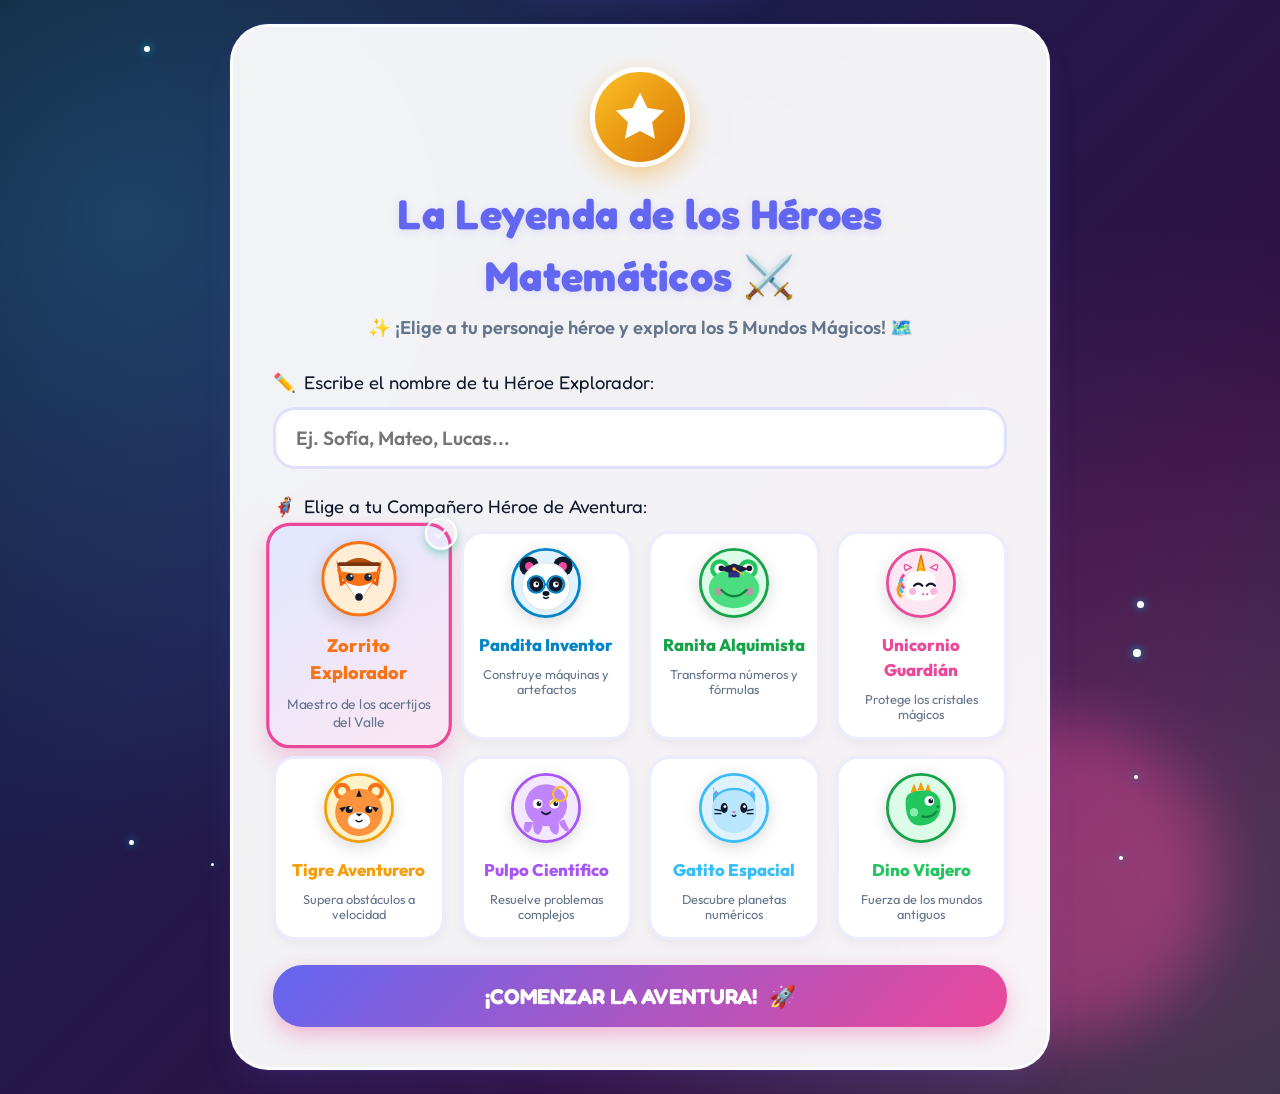
<file: Trabajo 4to-simce/index.html>
<!DOCTYPE html>
<html lang="es">
<head>
    <meta charset="UTF-8">
    <meta name="viewport" content="width=device-width, initial-scale=1.0">
    <title>Mis Tablas 4° Básico - Redireccionando...</title>
    <script>
        window.location.href = './misTablas/index.html';
    </script>
</head>
<body style="font-family: system-ui, sans-serif; display: flex; align-items: center; justify-content: center; height: 100vh; background: #0f172a; color: white; margin: 0;">
    <div style="text-align: center;">
        <h2>¡Cargando Mis Tablas 4° Básico! 🚀</h2>
        <p>Si no eres redirigido automáticamente, <a href="./misTablas/index.html" style="color: #38bdf8;">haz clic aquí</a>.</p>
    </div>
</body>
</html>
</file>
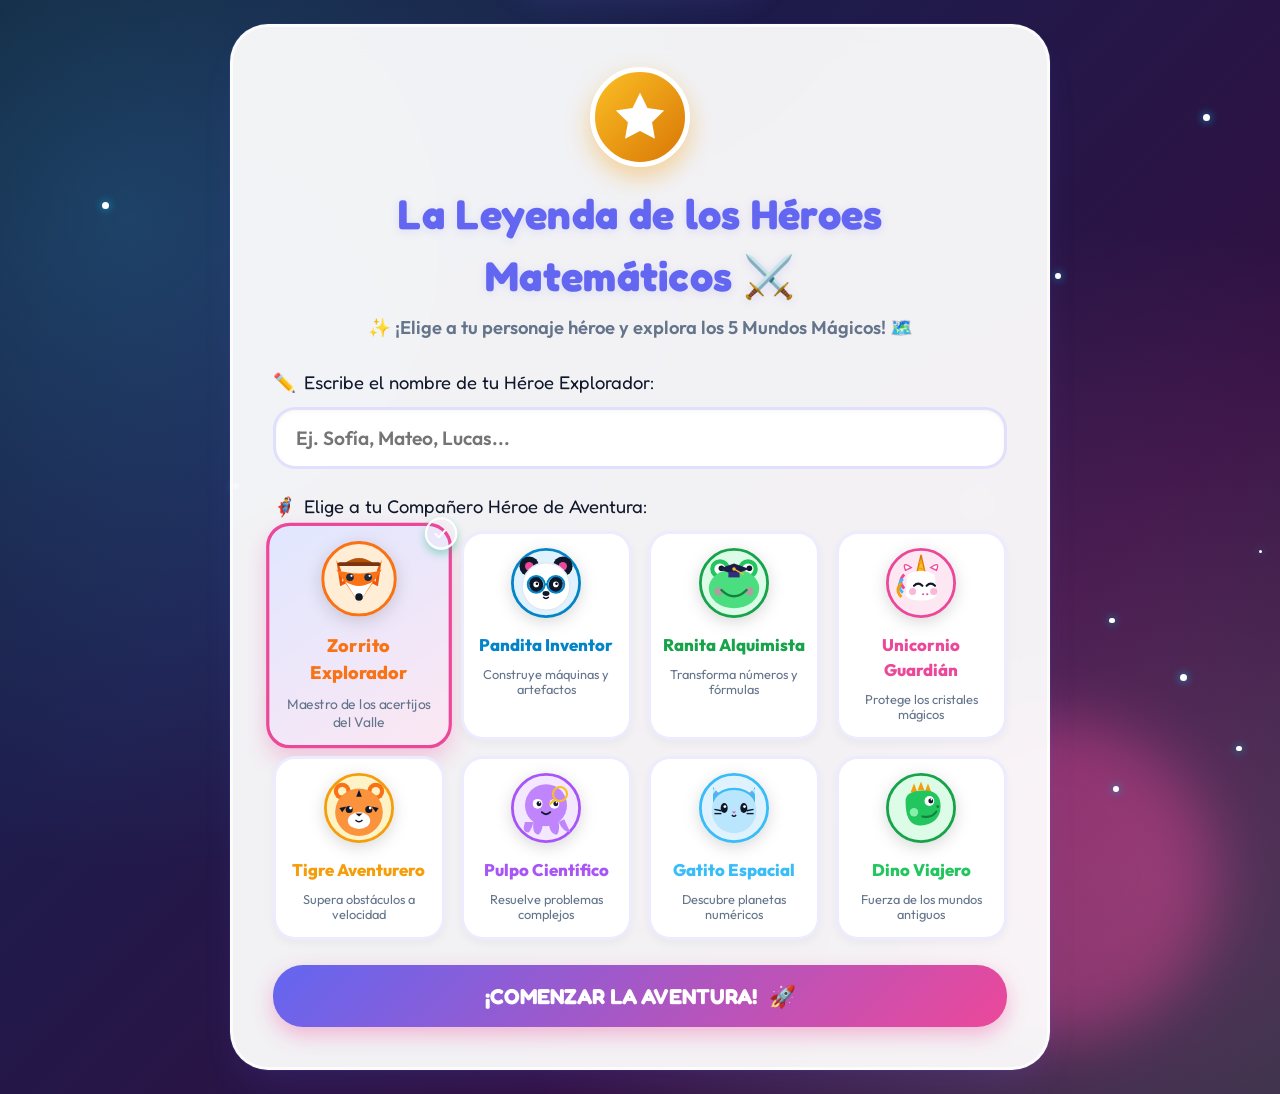
<file: Trabajo 4to-simce/misTablas/index.html>
<!DOCTYPE html>
<html lang="es">
<head>
    <meta charset="UTF-8">
    <meta name="viewport" content="width=device-width, initial-scale=1.0">
    <title>La Leyenda de los Héroes Matemáticos 🗺️ - Selección de Héroe</title>
    
    <!-- Favicon -->
    <link rel="icon" type="image/svg+xml" href="Sistema/IMAGEN/logo.svg">

    <!-- Estilos CSS -->
    <link rel="stylesheet" href="Sistema/CSS/variables.css">
    <link rel="stylesheet" href="Sistema/CSS/login.css">
    <link rel="stylesheet" href="Sistema/CSS/modales.css">
    <link rel="stylesheet" href="Sistema/CSS/efectos.css">
</head>
<body>
    <div class="login-container">
        <!-- Formas místicas de fondo -->
        <div class="bg-shape bg-shape-1"></div>
        <div class="bg-shape bg-shape-2"></div>

        <main class="login-card" style="max-width: 820px;">
            <!-- Header Marca & Logo de Aventura -->
            <header class="brand-header">
                <div class="brand-logo anim-float">
                    <svg viewBox="0 0 24 24">
                        <path d="M12 2L15.09 8.26L22 9.27L17 14.14L18.18 21.02L12 17.77L5.82 21.02L7 14.14L2 9.27L8.91 8.26L12 2Z"/>
                    </svg>
                </div>
                <h1 class="brand-title">La Leyenda de los Héroes Matemáticos ⚔️</h1>
                <p class="brand-subtitle">✨ ¡Elige a tu personaje héroe y explora los 5 Mundos Mágicos! 🗺️</p>
            </header>

            <!-- Formulario de Selección del Héroe -->
            <form id="loginForm" onsubmit="return false;">
                <!-- Campo Nombre -->
                <div class="form-group">
                    <label for="studentNameInput" class="form-label">
                        <span>✏️</span> Escribe el nombre de tu Héroe Explorador:
                    </label>
                    <input 
                        type="text" 
                        id="studentNameInput" 
                        class="input-field" 
                        placeholder="Ej. Sofía, Mateo, Lucas..." 
                        maxlength="25"
                        autocomplete="off"
                        required
                    >
                </div>

                <!-- Selección de Avatar Héroe -->
                <div class="form-group">
                    <label class="form-label">
                        <span>🦸‍♂️</span> Elige a tu Compañero Héroe de Aventura:
                    </label>
                    <div class="avatar-grid" id="avatarGrid" style="grid-template-columns: repeat(4, 1fr); gap: 16px;">
                        <!-- Avatares Héroe SVG inyectados por login.js -->
                    </div>
                </div>

                <!-- Botón de Inicio de la Aventura -->
                <button type="button" id="btnEnter" class="btn-submit anim-pulse" style="margin-top:25px;">
                    <span>¡COMENZAR LA AVENTURA!</span> 🚀
                </button>
            </form>
        </main>
    </div>

    <!-- Scripts JS -->
    <script src="Sistema/JS/audio.js"></script>
    <script src="Sistema/JS/state.js"></script>
    <script src="Sistema/JS/modal-sys.js"></script>
    <script src="Sistema/JS/bg-effects.js"></script>
    <script src="Sistema/JS/login.js"></script>
</body>
</html>
</file>
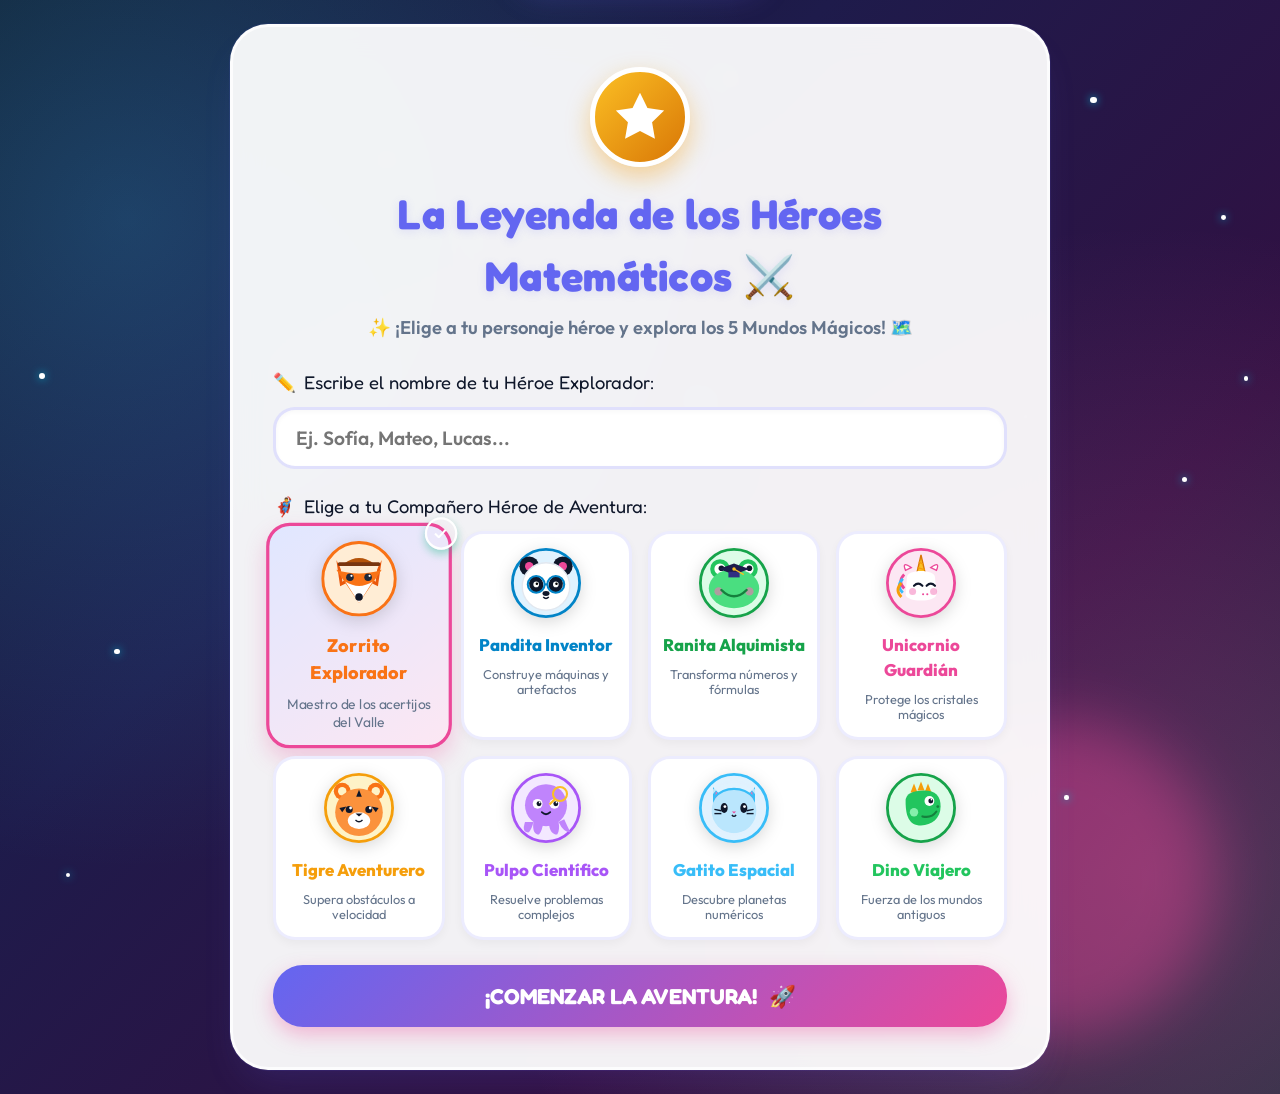
<file: Trabajo 4to-simce/misTablas/Sistema/index.html>
<!DOCTYPE html>
<html lang="es">
<head>
    <meta charset="UTF-8">
    <meta name="viewport" content="width=device-width, initial-scale=1.0">
    <title>La Leyenda de los Héroes Matemáticos 🗺️ - Mapa de Aventura</title>

    <!-- Favicon -->
    <link rel="icon" type="image/svg+xml" href="IMAGEN/logo.svg">

    <!-- Hojas de Estilo CSS -->
    <link rel="stylesheet" href="CSS/variables.css">
    <link rel="stylesheet" href="CSS/sistema.css">
    <link rel="stylesheet" href="CSS/aprender.css">
    <link rel="stylesheet" href="CSS/juegos.css">
    <link rel="stylesheet" href="CSS/simce.css">
    <link rel="stylesheet" href="CSS/modales.css">
    <link rel="stylesheet" href="CSS/efectos.css">
</head>
<body>
    <div class="app-container">
        <!-- Header Superior / Perfil del Héroe -->
        <header class="top-header">
            <div class="brand-mini">
                <div class="brand-mini-icon anim-float">
                    <svg viewBox="0 0 24 24">
                        <path d="M12 2L15.09 8.26L22 9.27L17 14.14L18.18 21.02L12 17.77L5.82 21.02L7 14.14L2 9.27L8.91 8.26L12 2Z"/>
                    </svg>
                </div>
                <span class="brand-title-mini">Héroes Matemáticos 🗺️</span>
            </div>

            <!-- Perfil del Héroe & Cristal de Energía -->
            <div class="user-profile-badge">
                <div class="profile-avatar-wrapper">
                    <div id="profileAvatarIcon" class="profile-avatar-img" style="display:flex; align-items:center; justify-content:center; overflow:hidden;">🦊</div>
                </div>
                <div class="profile-info">
                    <div id="profileStudentName" class="profile-name">Héroe</div>
                    <div id="profileLevel" class="profile-level">Nivel 1 - Zorrito Explorador</div>
                </div>
                <div class="stat-pill">
                    <span>⭐</span>
                    <span id="profileStarsCount">0</span>
                </div>
                <button id="btnLogout" class="btn-icon" title="Cambiar Héroe">🚪</button>
            </div>
        </header>

        <!-- Layout Principal: Sidebar + Contenido Central -->
        <div class="main-wrapper">
            <!-- Menú Navegación Lateral de Aventura -->
            <nav class="sidebar-nav">
                <button class="nav-btn active" data-view="view-menu">
                    <span class="nav-icon">🗺️</span>
                    <span>Mapa de Mundos</span>
                </button>
                <button class="nav-btn" data-view="view-aprender">
                    <span class="nav-icon">💡</span>
                    <span>Aprender Tablas</span>
                </button>
                <button class="nav-btn" data-view="view-juegos">
                    <span class="nav-icon">🎮</span>
                    <span>Desafíos & Misiones</span>
                </button>
                <button class="nav-btn" data-view="view-progreso">
                    <span class="nav-icon">🏆</span>
                    <span>Salón de Trofeos</span>
                </button>
                <button class="nav-btn" data-view="view-simce">
                    <span class="nav-icon">🐉</span>
                    <span>Guardián Sabio (SIMCE)</span>
                    <span class="nav-badge">4°</span>
                </button>
            </nav>

            <!-- Área de Contenido Central (Vistas Dinámicas) -->
            <main class="content-area">
                
                <!-- ==================== VISTA 1: MAPA DE MUNDOS Y PORTALES ==================== -->
                <section id="view-menu" class="view-section active">
                    <!-- Banner de Bienvenida -->
                    <div class="welcome-banner" style="background: linear-gradient(135deg, #1e1b4b 0%, #311042 100%); border-color:var(--crystal-purple);">
                        <div class="welcome-text">
                            <h2 style="color:var(--crystal-cyan);">¡Bienvenido a la Expedición de Mundos! 🚀✨</h2>
                            <p style="color:rgba(255,255,255,0.9);">Completa las misiones de cada portal para conseguir cristales y avanzar al siguiente mundo.</p>
                            
                            <div class="overall-progress-bar-container">
                                <div class="progress-label" style="color:var(--crystal-gold);">
                                    <span>🌟 Avance de Misiones Completadas</span>
                                    <span id="overallProgressPercent">0%</span>
                                </div>
                                <div class="progress-track">
                                    <div id="overallProgressFill" class="progress-fill" style="width: 0%;"></div>
                                </div>
                            </div>
                        </div>
                    </div>

                    <!-- Contenedor del Mapa de Mundos (Mundo 1 al 5) -->
                    <div class="section-header">
                        <h3 class="section-title">🗺️ Mapa de la Aventura Matemáticas</h3>
                    </div>
                    <div id="worldsMapContainer">
                        <!-- Mundos y Portales inyectados por menu.js -->
                    </div>
                </section>

                <!-- ==================== VISTA 2: APRENDER TABLAS ==================== -->
                <section id="view-aprender" class="view-section">
                    <div class="learn-header-bar">
                        <h3 class="section-title">💡 Explorador de Cristales & Multiplicación</h3>
                        <div class="table-selector-pills" id="tablePillsContainer">
                            <!-- Botones de Tabla 2 a 10 -->
                        </div>
                    </div>

                    <div class="learn-workspace">
                        <!-- Tarjeta Interactiva de Ecuación y Representación -->
                        <div class="learn-card-interactive">
                            <h4 style="color:var(--text-muted); font-size:1.15rem;">💎 Representación en Grupos de Cristales Mágicos</h4>
                            
                            <div class="equation-display" id="equationDisplay">
                                <span class="eq-number">2</span>
                                <span class="eq-times">×</span>
                                <span class="eq-number">1</span>
                                <span class="eq-equals">=</span>
                                <span class="eq-number eq-result">2</span>
                            </div>

                            <div class="visual-groups-container" id="visualGroupsContainer">
                                <!-- Grupos contables -->
                            </div>

                            <div class="slider-container">
                                <label style="display:block; margin-bottom:8px; font-weight:700; color:var(--text-dark);">👇 Desliza para cambiar la cantidad:</label>
                                <input type="range" min="1" max="10" value="1" class="multiplier-slider" id="multiplierSlider">
                            </div>

                            <button id="btnPracticarTabla" class="btn-submit" style="margin-top:20px; width:auto; padding:14px 32px; font-size:1.15rem;">
                                ¡Dominar Esta Tabla! ⭐
                            </button>
                        </div>

                        <!-- Tarjeta de Patrones y Trucos Secretos -->
                        <div class="pattern-card">
                            <h4 class="pattern-title" id="patternTitle">☘️ Truco del Cristal</h4>
                            <p class="pattern-text" id="patternDesc">Cargando secreto matemático...</p>
                            
                            <h5 style="color:var(--primary); margin-bottom:8px; font-size:1.1rem;">🔢 Secuencia Completa (1 al 10):</h5>
                            <div class="table-sequence-grid" id="tableSeqGrid">
                                <!-- Secuencia 1x a 10x -->
                            </div>
                        </div>
                    </div>
                </section>

                <!-- ==================== VISTA 3: JUEGOS Y DESAFÍOS ==================== -->
                <section id="view-juegos" class="view-section">
                    <div class="games-header">
                        <h3 class="section-title">🎮 Misiones y Desafíos de Aventura</h3>
                        <p style="color:var(--text-muted); font-size:1.1rem;">Completa las misiones por etapas para recuperar los Cristales Mágicos.</p>
                    </div>

                    <!-- Menú de Selección de Minijuegos y Aventuras -->
                    <div class="games-menu-grid" id="gamesMenuGrid">
                        <!-- JUEGO 1: EL TEMPLO DE LOS CRISTALES -->
                        <div class="game-card-select" onclick="startJuegoTemploCristales()">
                            <div class="game-card-icon" style="background:var(--purple-gradient);">💎</div>
                            <div class="game-card-title">1. El Templo de los Cristales</div>
                            <div class="game-card-desc">Desbloquea las 3 cámaras del templo resolviendo operaciones y encajando energía.</div>
                        </div>

                        <!-- JUEGO 2: EXPEDICIÓN ESPACIAL -->
                        <div class="game-card-select" onclick="startJuegoMisionEspacial()">
                            <div class="game-card-icon" style="background:var(--cyan-gradient);">🚀</div>
                            <div class="game-card-title">2. Expedición por los Planetas</div>
                            <div class="game-card-desc">Viaja por 4 planetas insertando tanques de propulsión matemática.</div>
                        </div>

                        <!-- JUEGO 3: LA GRAN CIUDAD DEL COMERCIO -->
                        <div class="game-card-select" onclick="startJuegoSupermercado()">
                            <div class="game-card-icon" style="background:var(--gold-gradient);">🛒</div>
                            <div class="game-card-title">3. La Ciudad del Comercio</div>
                            <div class="game-card-desc">Realiza compras, calcula presupuestos y vuelto en las tiendas de la ciudad.</div>
                        </div>

                        <!-- JUEGO 4: MEMORIA MÁGICA -->
                        <div class="game-card-select" onclick="startJuegoMemoria()">
                            <div class="game-card-icon" style="background:var(--pink-gradient);">🧠</div>
                            <div class="game-card-title">4. Memoria de Runas Mágicas</div>
                            <div class="game-card-desc">Encuentra las parejas de cartas entre multiplicaciones y sus resultados.</div>
                        </div>

                        <!-- JUEGO 5: DETECTIVE MATEMÁTICO -->
                        <div class="game-card-select" onclick="startJuegoDetective()">
                            <div class="game-card-icon" style="background:var(--green-gradient);">🕵️</div>
                            <div class="game-card-title">5. Detective de las Runas</div>
                            <div class="game-card-desc">Analiza pistas místicas para descubrir el número secreto oculto.</div>
                        </div>
                    </div>

                    <!-- Arena de Juego Activa -->
                    <div class="game-arena-container" id="gameArenaContainer" style="display:none;">
                        <div class="game-top-bar">
                            <button class="btn-icon" onclick="showGamesMenu()">⬅️ Volver al Mapa de Juegos</button>
                            <h4 id="arenaTitle" style="color:var(--primary); font-size:1.5rem;">Misión en Curso</h4>
                            <div class="game-score-badge" id="gameScoreDisplay">Puntos: 0</div>
                        </div>

                        <div id="gameDynamicContent" style="flex:1; display:flex; flex-direction:column; justify-content:center;">
                            <!-- Elementos del juego activo -->
                        </div>
                    </div>
                </section>

                <!-- ==================== VISTA 4: SALÓN DE TROFEOS ==================== -->
                <section id="view-progreso" class="view-section">
                    <div class="section-header">
                        <h3 class="section-title">🏆 Salón de Trofeos y Cofres del Tesoro</h3>
                    </div>

                    <div class="welcome-banner" style="background:linear-gradient(135deg, #1e1b4b 0%, #311042 100%); border-color:var(--crystal-gold); margin-bottom:25px;">
                        <div style="display:grid; grid-template-columns: repeat(4, 1fr); gap:20px; width:100%; text-align:center;">
                            <div>
                                <div style="font-size:2.4rem; font-weight:800; color:var(--crystal-gold);" id="statsTotalPts">0</div>
                                <div style="font-size:0.95rem; font-weight:700; color:rgba(255,255,255,0.8);">Puntos de Energía</div>
                            </div>
                            <div>
                                <div style="font-size:2.4rem; font-weight:800; color:var(--crystal-gold);" id="statsTotalStars">0</div>
                                <div style="font-size:0.95rem; font-weight:700; color:rgba(255,255,255,0.8);">Estrellas Místicas</div>
                            </div>
                            <div>
                                <div style="font-size:2.4rem; font-weight:800; color:var(--crystal-cyan);" id="statsLevel">Nivel 1</div>
                                <div style="font-size:0.95rem; font-weight:700; color:rgba(255,255,255,0.8);">Rango de Héroe</div>
                            </div>
                            <div>
                                <div style="font-size:2.4rem; font-weight:800; color:var(--accent-green);" id="statsSimceBest">--</div>
                                <div style="font-size:0.95rem; font-weight:700; color:rgba(255,255,255,0.8);">Mejor SIMCE</div>
                            </div>
                        </div>
                    </div>

                    <h4 style="color:var(--text-dark); margin-bottom:15px; font-size:1.4rem;">Cofres del Tesoro e Insignias:</h4>
                    <div class="tables-grid" id="logrosGrid">
                        <!-- Galería inyectada por progreso.js -->
                    </div>
                </section>

                <!-- ==================== VISTA 5: FORTALEZA DEL GUARDIÁN SABIO ==================== -->
                <section id="view-simce" class="view-section">
                    <div class="section-header" style="margin-bottom:15px;">
                        <h3 class="section-title">🐉 El Desafío del Guardián Sabio (SIMCE Final)</h3>
                        <p style="color:var(--text-muted); font-size:1.1rem;">Supera los 10 desafíos integradores del Guardián Sabio para completar la Aventura Leyenda.</p>
                    </div>

                    <div class="simce-container">
                        <!-- Sidebar Lateral con Preguntas 1 al 10 -->
                        <aside class="simce-sidebar">
                            <div class="simce-sidebar-title">
                                <span>📋</span>
                                <span>Desafíos del Guardián</span>
                            </div>
                            
                            <div class="question-nav-grid" id="simceQuestionNavGrid">
                                <!-- Botones 1 a 10 -->
                            </div>

                            <div class="simce-progress-status" id="simceAnsweredStatusText">
                                Respondidos: 0 de 10
                            </div>
                        </aside>

                        <!-- Tarjeta Principal de Pregunta Activa -->
                        <main class="simce-main-card">
                            <div>
                                <div class="simce-context-box" id="simceContextBox">
                                    📌 Desafío del Guardián...
                                </div>

                                <div class="simce-question-text" id="simceQuestionText">
                                    Prueba 1: ...
                                </div>

                                <div class="simce-options-grid" id="simceOptionsGrid">
                                    <!-- Alternativas -->
                                </div>
                            </div>

                            <div class="simce-nav-footer">
                                <button class="btn-simce-next" id="btnSimceNext">Siguiente Desafío ➡️</button>
                                <button class="btn-simce-finish" id="btnSimceFinish">Completar Prueba del Guardián 🐉</button>
                            </div>
                        </main>
                    </div>
                </section>

            </main>
        </div>
    </div>

    <!-- Carga de Scripts JavaScript -->
    <script src="JS/audio.js"></script>
    <script src="JS/state.js"></script>
    <script src="JS/modal-sys.js"></script>
    <script src="JS/bg-effects.js"></script>
    <script src="JS/menu.js"></script>
    <script src="JS/aprender.js"></script>
    <script src="JS/juegos.js"></script>
    <script src="JS/juegos-drag.js"></script>
    <script src="JS/progreso.js"></script>
    <script src="JS/simce.js"></script>
</body>
</html>
</file>
<file: Trabajo 4to-simce/misTablas/Sistema/CSS/variables.css>
/* VARIABLES Y SISTEMA DE DISEÑO FANTÁSTICO DE AVENTURA - MIS TABLAS 4° BÁSICO */
@import url('https://fonts.googleapis.com/css2?family=Fredoka:wght@400;500;600;700&family=Outfit:wght@400;600;700;800&display=swap');

:root {
    /* Paleta de Aventura Mística / Videojuego Fantástico */
    --primary: #6366f1;
    --primary-hover: #4f46e5;
    --primary-dark: #3730a3;
    --secondary: #ec4899;
    --secondary-hover: #db2777;
    
    /* Acentos de Energía Mística */
    --crystal-cyan: #06b6d4;
    --crystal-purple: #a855f7;
    --crystal-gold: #f59e0b;
    --crystal-green: #10b981;
    --crystal-orange: #f97316;

    /* Gradientes Místicos de Mundos */
    --bg-gradient: linear-gradient(135deg, #0f172a 0%, #1e1b4b 35%, #311042 70%, #1e293b 100%);
    --bg-world1: linear-gradient(135deg, #1e1b4b 0%, #311042 100%);
    --bg-world2: linear-gradient(135deg, #064e3b 0%, #022c22 100%);
    --bg-world3: linear-gradient(135deg, #78350f 0%, #451a03 100%);
    --bg-world4: linear-gradient(135deg, #1e293b 0%, #0f172a 100%);
    --bg-world5: linear-gradient(135deg, #581c87 0%, #3b0764 100%);

    --card-gradient: linear-gradient(145deg, rgba(255, 255, 255, 0.95) 0%, rgba(248, 250, 252, 0.9) 100%);
    --gold-gradient: linear-gradient(135deg, #fbbf24 0%, #d97706 100%);
    --green-gradient: linear-gradient(135deg, #34d399 0%, #059669 100%);
    --pink-gradient: linear-gradient(135deg, #f472b6 0%, #db2777 100%);
    --cyan-gradient: linear-gradient(135deg, #38bdf8 0%, #0284c7 100%);
    --purple-gradient: linear-gradient(135deg, #c084fc 0%, #7e22ce 100%);

    /* Colores de Legibilidad y Paneles 3D */
    --panel-bg: rgba(255, 255, 255, 0.94);
    --panel-border: rgba(168, 85, 247, 0.25);
    --text-main: #1e293b;
    --text-muted: #64748b;
    --text-dark: #0f172a;
    --text-light: #f8fafc;

    /* Sombras 3D y Auras de Energía */
    --soft-shadow: 0 12px 32px rgba(15, 23, 42, 0.2);
    --glow-portal: 0 0 25px rgba(168, 85, 247, 0.5);
    --glow-gold: 0 0 22px rgba(245, 158, 11, 0.5);
    --glow-cyan: 0 0 22px rgba(6, 182, 212, 0.5);

    /* Tipografía */
    --font-heading: 'Fredoka', cursive, sans-serif;
    --font-body: 'Outfit', sans-serif;

    /* Bordes y Transiciones 3D */
    --radius-sm: 14px;
    --radius-md: 22px;
    --radius-lg: 30px;
    --radius-xl: 38px;
    --transition-bounce: 0.4s cubic-bezier(0.34, 1.56, 0.64, 1);
}

/* Base resets */
* {
    box-sizing: border-box;
    margin: 0;
    padding: 0;
    user-select: none;
    -webkit-tap-highlight-color: transparent;
}

body {
    font-family: var(--font-body);
    background: var(--bg-gradient);
    color: var(--text-main);
    min-height: 100vh;
    overflow-x: hidden;
    line-height: 1.5;
}

h1, h2, h3, h4, h5, h6 {
    font-family: var(--font-heading);
    letter-spacing: 0.3px;
    color: var(--text-dark);
}

button {
    font-family: var(--font-heading);
    cursor: pointer;
    border: none;
    outline: none;
    transition: transform var(--transition-bounce), box-shadow 0.2s ease, background 0.2s ease;
}

button:active {
    transform: scale(0.94) !important;
}

/* Animaciones Místicas */
@keyframes float {
    0%, 100% { transform: translateY(0px) rotate(0deg); }
    50% { transform: translateY(-10px) rotate(1.5deg); }
}

@keyframes portalGlow {
    0%, 100% { box-shadow: 0 0 20px rgba(168, 85, 247, 0.4); filter: brightness(1); }
    50% { box-shadow: 0 0 35px rgba(6, 182, 212, 0.8); filter: brightness(1.15); }
}

@keyframes runeRotate {
    0% { transform: rotate(0deg) scale(1); }
    50% { transform: rotate(180deg) scale(1.1); }
    100% { transform: rotate(360deg) scale(1); }
}

@keyframes popIn {
    0% { opacity: 0; transform: scale(0.6); }
    70% { transform: scale(1.08); }
    100% { opacity: 1; transform: scale(1); }
}

.anim-float { animation: float 4s ease-in-out infinite; }
.anim-portal { animation: portalGlow 3s ease-in-out infinite; }
.anim-pop { animation: popIn var(--transition-bounce) forwards; }
</file>
<file: Trabajo 4to-simce/misTablas/Sistema/CSS/login.css>
/* PANTALLA DE INGRESO - MIS TABLAS 4° BÁSICO (MODO CLARO E INFANTIL) */

.login-container {
    min-height: 100vh;
    display: flex;
    align-items: center;
    justify-content: center;
    padding: 24px;
    background: radial-gradient(circle at 10% 20%, rgba(56, 189, 248, 0.25), transparent 45%),
                radial-gradient(circle at 90% 80%, rgba(244, 114, 182, 0.25), transparent 45%),
                var(--bg-gradient);
    position: relative;
    overflow: hidden;
}

/* Burbujas y figuras decorativas flotantes */
.bg-shape {
    position: absolute;
    pointer-events: none;
    opacity: 0.4;
    filter: blur(30px);
    border-radius: 50%;
}
.bg-shape-1 { top: 5%; left: 5%; width: 280px; height: 280px; background: var(--accent-cyan); }
.bg-shape-2 { bottom: 5%; right: 5%; width: 320px; height: 320px; background: var(--secondary); }

.login-card {
    background: var(--panel-bg);
    backdrop-filter: blur(16px);
    -webkit-backdrop-filter: blur(16px);
    border: 3px solid rgba(255, 255, 255, 0.8);
    border-radius: var(--radius-xl);
    padding: 40px;
    width: 100%;
    max-width: 680px;
    box-shadow: 0 20px 40px -15px rgba(99, 102, 241, 0.2), 0 0 0 1px rgba(99, 102, 241, 0.1);
    text-align: center;
    animation: slideUp 0.6s cubic-bezier(0.16, 1, 0.3, 1);
    position: relative;
    z-index: 10;
}

.brand-header {
    margin-bottom: 28px;
}

.brand-logo {
    width: 100px;
    height: 100px;
    margin: 0 auto 16px;
    background: var(--gold-gradient);
    border-radius: 50%;
    display: flex;
    align-items: center;
    justify-content: center;
    box-shadow: 0 10px 25px rgba(245, 158, 11, 0.4);
    border: 5px solid white;
}

.brand-logo svg {
    width: 58px;
    height: 58px;
    fill: white;
}

.brand-title {
    font-size: 2.6rem;
    font-weight: 700;
    color: var(--primary);
    margin-bottom: 6px;
    text-shadow: 0 2px 10px rgba(99, 102, 241, 0.15);
}

.brand-subtitle {
    color: var(--text-muted);
    font-size: 1.15rem;
    font-weight: 600;
}

.form-group {
    margin-bottom: 24px;
    text-align: left;
}

.form-label {
    display: flex;
    align-items: center;
    gap: 8px;
    font-family: var(--font-heading);
    font-size: 1.15rem;
    color: var(--text-dark);
    margin-bottom: 10px;
}

.input-field {
    width: 100%;
    padding: 16px 20px;
    background: white;
    border: 3px solid rgba(99, 102, 241, 0.2);
    border-radius: var(--radius-md);
    color: var(--text-dark);
    font-family: var(--font-body);
    font-size: 1.2rem;
    font-weight: 600;
    box-shadow: inset 0 2px 4px rgba(0, 0, 0, 0.03);
    transition: all var(--transition-fast);
}

.input-field:focus {
    outline: none;
    border-color: var(--primary);
    background: white;
    box-shadow: 0 0 0 4px rgba(99, 102, 241, 0.15);
}

/* Avatar Selector Grid (Estilo Stickers) */
.avatar-grid {
    display: grid;
    grid-template-columns: repeat(6, 1fr);
    gap: 12px;
    margin-top: 10px;
}

@media (max-width: 600px) {
    .avatar-grid {
        grid-template-columns: repeat(3, 1fr);
    }
}

.avatar-card {
    background: white;
    border: 3px solid rgba(99, 102, 241, 0.12);
    border-radius: var(--radius-md);
    padding: 12px 8px;
    cursor: pointer;
    text-align: center;
    transition: all var(--transition-bounce);
    position: relative;
    display: flex;
    flex-direction: column;
    align-items: center;
    gap: 6px;
    box-shadow: 0 4px 10px rgba(0, 0, 0, 0.04);
}

.avatar-card:hover {
    transform: translateY(-5px) scale(1.04);
    border-color: var(--primary-light);
    box-shadow: 0 10px 20px rgba(99, 102, 241, 0.18);
}

.avatar-card.selected {
    background: linear-gradient(145deg, #e0e7ff 0%, #fce7f3 100%);
    border-color: var(--secondary);
    box-shadow: 0 10px 20px rgba(236, 72, 153, 0.25);
    transform: scale(1.08);
}

.avatar-card.selected::after {
    content: "✓";
    position: absolute;
    top: -8px;
    right: -8px;
    background: var(--accent-green);
    color: white;
    font-weight: bold;
    width: 26px;
    height: 26px;
    border-radius: 50%;
    display: flex;
    align-items: center;
    justify-content: center;
    font-size: 14px;
    box-shadow: 0 4px 8px rgba(16, 185, 129, 0.4);
    border: 2px solid white;
}

.avatar-icon {
    font-size: 2.8rem;
    line-height: 1;
}

.avatar-name {
    font-size: 0.85rem;
    font-weight: 700;
    color: var(--text-muted);
}

.avatar-card.selected .avatar-name {
    color: var(--primary);
}

/* Botón Entrar 3D Juguetón */
.btn-submit {
    width: 100%;
    padding: 18px;
    background: linear-gradient(135deg, #6366f1 0%, #ec4899 100%);
    color: white;
    font-size: 1.35rem;
    font-weight: 700;
    border-radius: var(--radius-lg);
    box-shadow: 0 8px 20px rgba(236, 72, 153, 0.35);
    margin-top: 15px;
    display: flex;
    align-items: center;
    justify-content: center;
    gap: 12px;
}

.btn-submit:hover {
    transform: translateY(-4px) scale(1.02);
    box-shadow: 0 14px 28px rgba(236, 72, 153, 0.45);
}

/* Mensaje Toast */
.toast-msg {
    position: fixed;
    bottom: 30px;
    left: 50%;
    transform: translateX(-50%) translateY(100px);
    background: #ef4444;
    color: white;
    padding: 14px 28px;
    border-radius: var(--radius-md);
    font-weight: 700;
    font-size: 1.1rem;
    box-shadow: 0 10px 25px rgba(239, 68, 68, 0.4);
    transition: transform 0.4s cubic-bezier(0.175, 0.885, 0.32, 1.275);
    z-index: 100;
}

.toast-msg.show {
    transform: translateX(-50%) translateY(0);
}
</file>
<file: Trabajo 4to-simce/misTablas/Sistema/CSS/modales.css>
/* SISTEMA DE MODALES Y NOTIFICACIONES VISUALES INFANTILES - MIS TABLAS 4° BÁSICO */

/* Overlay del Modal */
.visual-modal-overlay {
    position: fixed;
    top: 0;
    left: 0;
    right: 0;
    bottom: 0;
    background: rgba(15, 23, 42, 0.65);
    backdrop-filter: blur(8px);
    -webkit-backdrop-filter: blur(8px);
    display: flex;
    align-items: center;
    justify-content: center;
    z-index: 2000;
    opacity: 0;
    pointer-events: none;
    transition: opacity 0.3s cubic-bezier(0.4, 0, 0.2, 1);
    padding: 20px;
}

.visual-modal-overlay.active {
    opacity: 1;
    pointer-events: auto;
}

/* Tarjeta del Modal */
.visual-modal-card {
    background: #ffffff;
    border: 4px solid var(--primary-light);
    border-radius: var(--radius-xl);
    padding: 36px 30px;
    max-width: 520px;
    width: 100%;
    box-shadow: 0 25px 50px -12px rgba(99, 102, 241, 0.35);
    text-align: center;
    transform: scale(0.7) translateY(30px);
    transition: transform 0.4s cubic-bezier(0.34, 1.56, 0.64, 1);
    position: relative;
    overflow: hidden;
}

.visual-modal-overlay.active .visual-modal-card {
    transform: scale(1) translateY(0);
}

.modal-header-icon {
    font-size: 4rem;
    line-height: 1;
    margin-bottom: 12px;
    display: inline-block;
    animation: popIn 0.5s ease-out;
}

.modal-title {
    font-size: 2.2rem;
    font-weight: 800;
    color: var(--primary);
    margin-bottom: 10px;
    font-family: var(--font-heading);
}

.modal-body-text {
    font-size: 1.15rem;
    color: var(--text-main);
    line-height: 1.6;
    margin-bottom: 24px;
    font-weight: 500;
}

.modal-actions {
    display: flex;
    gap: 14px;
    justify-content: center;
    flex-wrap: wrap;
}

.btn-modal {
    padding: 14px 28px;
    font-size: 1.15rem;
    font-weight: 700;
    border-radius: var(--radius-md);
    display: flex;
    align-items: center;
    gap: 8px;
    box-shadow: 0 6px 16px rgba(0, 0, 0, 0.1);
}

.btn-modal-primary {
    background: var(--pink-gradient);
    color: white;
    box-shadow: 0 6px 18px rgba(236, 72, 153, 0.35);
}

.btn-modal-secondary {
    background: #f1f5f9;
    color: var(--text-dark);
    border: 2px solid #cbd5e1;
}

.btn-modal-secondary:hover {
    background: #e2e8f0;
}

/* Toast flotante para avisos breves */
.child-toast {
    position: fixed;
    top: 24px;
    left: 50%;
    transform: translateX(-50%) translateY(-100px);
    background: white;
    border: 3px solid var(--primary-light);
    border-radius: var(--radius-lg);
    padding: 16px 28px;
    box-shadow: 0 12px 30px rgba(99, 102, 241, 0.25);
    display: flex;
    align-items: center;
    gap: 14px;
    font-size: 1.15rem;
    font-weight: 700;
    color: var(--text-dark);
    z-index: 2500;
    transition: transform 0.4s cubic-bezier(0.34, 1.56, 0.64, 1);
    pointer-events: none;
}

.child-toast.show {
    transform: translateX(-50%) translateY(0);
}

.child-toast.success { border-color: #34d399; background: #f0fdf4; color: #166534; }
.child-toast.warning { border-color: #fbbf24; background: #fffbeb; color: #92400e; }
.child-toast.error { border-color: #f87171; background: #fef2f2; color: #991b1b; }
</file>
<file: Trabajo 4to-simce/misTablas/Sistema/CSS/efectos.css>
/* EFECTOS Y ELEMENTOS MÍSTICOS DE AVENTURA - MIS TABLAS 4° BÁSICO */

.bg-animated-layer {
    position: fixed;
    top: 0;
    left: 0;
    width: 100vw;
    height: 100vh;
    pointer-events: none;
    z-index: 1;
    overflow: hidden;
}

/* Cristales de Energía Flotantes e Interactivos */
.floating-crystal-item {
    position: absolute;
    width: 50px;
    height: 50px;
    cursor: pointer;
    pointer-events: auto;
    display: flex;
    align-items: center;
    justify-content: center;
    font-size: 2rem;
    filter: drop-shadow(0 0 12px rgba(168, 85, 247, 0.6));
    transition: transform 0.2s ease, filter 0.2s ease;
    animation: crystalFloat 10s ease-in-out infinite;
}

.floating-crystal-item:hover {
    transform: scale(1.3) rotate(15deg);
    filter: drop-shadow(0 0 20px rgba(6, 182, 212, 0.9));
}

@keyframes crystalFloat {
    0% { transform: translateY(105vh) rotate(0deg); }
    50% { transform: translateY(45vh) rotate(180deg); }
    100% { transform: translateY(-15vh) rotate(360deg); }
}

/* Estrellas Místicas y Partículas de Energía */
.mystic-star {
    position: absolute;
    background: #ffffff;
    border-radius: 50%;
    box-shadow: 0 0 8px #06b6d4;
    animation: starTwinkle 3s ease-in-out infinite alternate;
}

@keyframes starTwinkle {
    0% { opacity: 0.2; transform: scale(0.8); }
    100% { opacity: 1; transform: scale(1.4); }
}

/* Portales Mágicos y Cofres Animados */
.portal-node {
    position: relative;
    display: inline-flex;
    align-items: center;
    justify-content: center;
    transition: all var(--transition-bounce);
}

.portal-node.locked {
    filter: grayscale(0.8) opacity(0.5);
    cursor: not-allowed;
}

.portal-node.unlocked {
    cursor: pointer;
    animation: portalGlow 3s ease-in-out infinite;
}

.portal-node.unlocked:hover {
    transform: scale(1.15) translateY(-5px);
}

.treasure-chest-icon {
    font-size: 3rem;
    cursor: pointer;
    transition: transform 0.3s cubic-bezier(0.34, 1.56, 0.64, 1);
    filter: drop-shadow(0 6px 12px rgba(245, 158, 11, 0.4));
}

.treasure-chest-icon:hover {
    transform: scale(1.25) rotate(-5deg);
}
</file>
<file: Trabajo 4to-simce/misTablas/Sistema/CSS/sistema.css>
/* SISTEMA Y MENÚ PRINCIPAL - MODO CLARO E INFANTIL - MIS TABLAS 4° BÁSICO */

.app-container {
    display: flex;
    flex-direction: column;
    min-height: 100vh;
    background: var(--bg-gradient);
}

/* Header Superior Colorido */
.top-header {
    background: rgba(255, 255, 255, 0.92);
    backdrop-filter: blur(14px);
    -webkit-backdrop-filter: blur(14px);
    border-bottom: 3px solid rgba(99, 102, 241, 0.12);
    padding: 14px 28px;
    display: flex;
    align-items: center;
    justify-content: space-between;
    position: sticky;
    top: 0;
    z-index: 100;
    box-shadow: 0 4px 20px rgba(99, 102, 241, 0.08);
}

.brand-mini {
    display: flex;
    align-items: center;
    gap: 12px;
}

.brand-mini-icon {
    width: 46px;
    height: 46px;
    background: var(--gold-gradient);
    border-radius: 14px;
    display: flex;
    align-items: center;
    justify-content: center;
    box-shadow: 0 4px 12px rgba(245, 158, 11, 0.35);
    border: 2px solid white;
}

.brand-mini-icon svg {
    width: 28px;
    height: 28px;
    fill: white;
}

.brand-title-mini {
    font-size: 1.5rem;
    font-weight: 700;
    color: var(--primary);
}

/* Perfil del Estudiante */
.user-profile-badge {
    display: flex;
    align-items: center;
    gap: 16px;
    background: white;
    border: 2px solid rgba(99, 102, 241, 0.15);
    padding: 8px 18px;
    border-radius: var(--radius-lg);
    box-shadow: 0 4px 12px rgba(0, 0, 0, 0.04);
}

.profile-avatar-wrapper {
    width: 48px;
    height: 48px;
    border-radius: 50%;
    background: linear-gradient(135deg, #a855f7 0%, #ec4899 100%);
    padding: 2px;
    box-shadow: 0 4px 10px rgba(168, 85, 247, 0.3);
}

.profile-avatar-img {
    width: 100%;
    height: 100%;
    border-radius: 50%;
    background: #f1f5f9;
}

.profile-info {
    display: flex;
    flex-direction: column;
}

.profile-name {
    font-size: 1.15rem;
    font-weight: 700;
    color: var(--text-dark);
}

.profile-level {
    font-size: 0.85rem;
    color: var(--accent-orange);
    font-weight: 700;
}

.stat-pill {
    display: flex;
    align-items: center;
    gap: 6px;
    background: #fef3c7;
    border: 2px solid #fde047;
    padding: 6px 14px;
    border-radius: 20px;
    color: #b45309;
    font-weight: 800;
    font-size: 1.1rem;
    box-shadow: 0 2px 8px rgba(245, 158, 11, 0.2);
}

.btn-icon {
    background: #f1f5f9;
    border: 2px solid #e2e8f0;
    color: var(--text-dark);
    width: 42px;
    height: 42px;
    border-radius: 50%;
    display: flex;
    align-items: center;
    justify-content: center;
    font-size: 1.2rem;
}

.btn-icon:hover {
    background: #fee2e2;
    border-color: #fca5a5;
}

/* Layout Principal */
.main-wrapper {
    display: flex;
    flex: 1;
}

/* Sidebar Nav */
.sidebar-nav {
    width: 270px;
    background: rgba(255, 255, 255, 0.85);
    backdrop-filter: blur(10px);
    border-right: 3px solid rgba(99, 102, 241, 0.1);
    padding: 24px 16px;
    display: flex;
    flex-direction: column;
    gap: 12px;
}

@media (max-width: 900px) {
    .main-wrapper {
        flex-direction: column;
    }
    .sidebar-nav {
        width: 100%;
        flex-direction: row;
        overflow-x: auto;
        border-right: none;
        border-bottom: 3px solid rgba(99, 102, 241, 0.1);
        padding: 12px;
    }
    .nav-btn {
        white-space: nowrap;
    }
}

.nav-btn {
    display: flex;
    align-items: center;
    gap: 14px;
    padding: 14px 20px;
    background: transparent;
    color: var(--text-muted);
    border-radius: var(--radius-md);
    font-size: 1.1rem;
    font-weight: 700;
    text-align: left;
    transition: all var(--transition-bounce);
    border: 2px solid transparent;
}

.nav-btn:hover {
    background: white;
    color: var(--primary);
    border-color: rgba(99, 102, 241, 0.15);
    transform: translateX(4px);
}

.nav-btn.active {
    background: white;
    border: 2px solid var(--primary-light);
    color: var(--primary);
    box-shadow: 0 8px 20px rgba(99, 102, 241, 0.15);
}

.nav-icon {
    font-size: 1.5rem;
    display: flex;
    align-items: center;
    justify-content: center;
    width: 32px;
}

.nav-badge {
    margin-left: auto;
    background: var(--pink-gradient);
    color: white;
    font-size: 0.8rem;
    padding: 2px 10px;
    border-radius: 12px;
    font-weight: 800;
}

/* Área de Contenido Central */
.content-area {
    flex: 1;
    padding: 30px;
    max-width: 1200px;
    margin: 0 auto;
    width: 100%;
}

.view-section {
    display: none;
    animation: fadeIn 0.4s ease-out;
}

.view-section.active {
    display: block;
}

@keyframes fadeIn {
    from { opacity: 0; transform: translateY(12px); }
    to { opacity: 1; transform: translateY(0); }
}

/* Banner de Bienvenida Infantil */
.welcome-banner {
    background: linear-gradient(135deg, #ffffff 0%, #e0f2fe 100%);
    border: 3px solid rgba(56, 189, 248, 0.3);
    border-radius: var(--radius-xl);
    padding: 32px;
    display: flex;
    align-items: center;
    justify-content: space-between;
    margin-bottom: 30px;
    box-shadow: 0 12px 28px rgba(56, 189, 248, 0.15);
    position: relative;
    overflow: hidden;
}

.welcome-text h2 {
    font-size: 2.2rem;
    margin-bottom: 8px;
    color: var(--primary);
}

.welcome-text p {
    color: var(--text-muted);
    font-size: 1.15rem;
    font-weight: 500;
}

.overall-progress-bar-container {
    margin-top: 18px;
    width: 100%;
    max-width: 420px;
}

.progress-label {
    display: flex;
    justify-content: space-between;
    font-size: 0.95rem;
    font-weight: 700;
    margin-bottom: 8px;
    color: var(--primary);
}

.progress-track {
    height: 18px;
    background: #e2e8f0;
    border-radius: 12px;
    overflow: hidden;
    padding: 3px;
    border: 2px solid white;
    box-shadow: inset 0 2px 4px rgba(0, 0, 0, 0.06);
}

.progress-fill {
    height: 100%;
    background: var(--green-gradient);
    border-radius: 8px;
    transition: width 0.8s cubic-bezier(0.4, 0, 0.2, 1);
    box-shadow: 0 2px 8px rgba(16, 185, 129, 0.4);
}

/* Grid de Tarjetas de Tablas (Estilo Bloques Pastel) */
.section-header {
    margin-bottom: 24px;
}
.section-title {
    font-size: 1.9rem;
    color: var(--text-dark);
    display: flex;
    align-items: center;
    gap: 12px;
}

.tables-grid {
    display: grid;
    grid-template-columns: repeat(auto-fit, minmax(240px, 1fr));
    gap: 22px;
}

.table-card {
    background: white;
    border: 3px solid rgba(99, 102, 241, 0.15);
    border-radius: var(--radius-lg);
    padding: 24px;
    cursor: pointer;
    transition: all var(--transition-bounce);
    position: relative;
    overflow: hidden;
    display: flex;
    flex-direction: column;
    justify-content: space-between;
    min-height: 200px;
    box-shadow: 0 10px 20px rgba(0, 0, 0, 0.04);
}

.table-card:hover {
    transform: translateY(-8px) scale(1.02);
    border-color: var(--primary-light);
    box-shadow: 0 18px 30px rgba(99, 102, 241, 0.18);
}

.table-card-number {
    font-size: 3.6rem;
    font-weight: 800;
    font-family: var(--font-heading);
    color: var(--primary);
    line-height: 1;
}

.table-card-info {
    margin-top: 15px;
}

.table-card-title {
    font-size: 1.35rem;
    font-weight: 700;
    color: var(--text-dark);
    margin-bottom: 4px;
}

.table-card-status {
    font-size: 0.95rem;
    color: #d97706;
    display: flex;
    align-items: center;
    gap: 6px;
    font-weight: 700;
}

.stars-container {
    display: flex;
    gap: 6px;
    margin-top: 10px;
}

.star-icon {
    font-size: 1.5rem;
    color: #cbd5e1;
}

.star-icon.filled {
    color: #f59e0b;
    text-shadow: 0 2px 6px rgba(245, 158, 11, 0.4);
}

.table-card.completed {
    background: linear-gradient(145deg, #ffffff 0%, #f0fdf4 100%);
    border-color: #86efac;
}

.table-card.locked {
    opacity: 0.65;
    background: #f1f5f9;
}
</file>
<file: Trabajo 4to-simce/misTablas/Sistema/CSS/aprender.css>
/* MÓDULO APRENDER TABLAS - MODO CLARO E INTERACTIVO - MIS TABLAS 4° BÁSICO */

.learn-header-bar {
    display: flex;
    align-items: center;
    justify-content: space-between;
    margin-bottom: 25px;
    background: white;
    padding: 18px 24px;
    border-radius: var(--radius-lg);
    border: 3px solid rgba(99, 102, 241, 0.12);
    box-shadow: 0 6px 16px rgba(0, 0, 0, 0.03);
}

.table-selector-pills {
    display: flex;
    gap: 8px;
    overflow-x: auto;
    padding-bottom: 6px;
}

.pill-table-btn {
    padding: 10px 18px;
    border-radius: 20px;
    background: #f1f5f9;
    color: var(--text-muted);
    font-size: 1.05rem;
    font-weight: 700;
    border: 2px solid transparent;
    transition: all var(--transition-bounce);
}

.pill-table-btn:hover {
    background: #e0e7ff;
    color: var(--primary);
}

.pill-table-btn.active {
    background: var(--gold-gradient);
    color: #78350f;
    box-shadow: 0 4px 12px rgba(245, 158, 11, 0.35);
    border-color: #fde047;
}

/* Arena de Exploración de la Tabla */
.learn-workspace {
    display: grid;
    grid-template-columns: 1fr 1fr;
    gap: 25px;
}

@media (max-width: 960px) {
    .learn-workspace {
        grid-template-columns: 1fr;
    }
}

.learn-card-interactive {
    background: white;
    border: 3px solid rgba(99, 102, 241, 0.15);
    border-radius: var(--radius-xl);
    padding: 30px;
    display: flex;
    flex-direction: column;
    align-items: center;
    text-align: center;
    box-shadow: 0 12px 28px rgba(99, 102, 241, 0.1);
}

.equation-display {
    font-size: 3.2rem;
    font-weight: 800;
    font-family: var(--font-heading);
    margin: 18px 0;
    display: flex;
    align-items: center;
    gap: 14px;
    color: var(--text-dark);
}

.eq-number {
    background: #f1f5f9;
    padding: 6px 22px;
    border-radius: var(--radius-md);
    border: 3px solid #cbd5e1;
    color: var(--primary);
}

.eq-times { color: var(--secondary); }
.eq-equals { color: var(--accent-orange); }
.eq-result {
    color: #047857;
    background: #dcfce7;
    border-color: #86efac;
}

/* Representación Gráfica de Objetos */
.visual-groups-container {
    width: 100%;
    min-height: 220px;
    background: #f8fafc;
    border-radius: var(--radius-lg);
    padding: 20px;
    display: flex;
    flex-wrap: wrap;
    align-items: center;
    justify-content: center;
    gap: 16px;
    margin-top: 15px;
    border: 3px dashed #cbd5e1;
}

.group-box {
    background: #e0e7ff;
    border: 3px solid #818cf8;
    border-radius: var(--radius-md);
    padding: 12px;
    display: flex;
    flex-wrap: wrap;
    gap: 8px;
    align-items: center;
    justify-content: center;
    animation: popIn 0.3s ease-out;
    box-shadow: 0 4px 10px rgba(99, 102, 241, 0.15);
}

.item-icon {
    width: 36px;
    height: 36px;
    font-size: 1.8rem;
    display: flex;
    align-items: center;
    justify-content: center;
    filter: drop-shadow(0 2px 4px rgba(0,0,0,0.15));
}

/* Slider de Multiplicador */
.slider-container {
    width: 100%;
    margin-top: 25px;
}

.multiplier-slider {
    width: 100%;
    height: 14px;
    -webkit-appearance: none;
    background: #e2e8f0;
    border-radius: 8px;
    outline: none;
}

.multiplier-slider::-webkit-slider-thumb {
    -webkit-appearance: none;
    width: 32px;
    height: 32px;
    border-radius: 50%;
    background: var(--gold-gradient);
    cursor: pointer;
    box-shadow: 0 4px 12px rgba(245, 158, 11, 0.4);
    transition: transform 0.2s;
    border: 3px solid white;
}

.multiplier-slider::-webkit-slider-thumb:hover {
    transform: scale(1.25);
}

/* Tarjeta de Patrones */
.pattern-card {
    background: linear-gradient(145deg, #ffffff 0%, #f3e8ff 100%);
    border: 3px solid #d8b4fe;
    border-radius: var(--radius-xl);
    padding: 30px;
    text-align: left;
    box-shadow: 0 12px 28px rgba(147, 51, 234, 0.1);
}

.pattern-title {
    font-size: 1.5rem;
    color: var(--accent-purple);
    margin-bottom: 12px;
    display: flex;
    align-items: center;
    gap: 10px;
}

.pattern-text {
    font-size: 1.1rem;
    color: var(--text-main);
    line-height: 1.6;
    margin-bottom: 20px;
    font-weight: 500;
}

.table-sequence-grid {
    display: grid;
    grid-template-columns: repeat(5, 1fr);
    gap: 10px;
    margin-top: 15px;
}

.seq-item {
    background: white;
    border: 2px solid #e2e8f0;
    padding: 10px 4px;
    border-radius: var(--radius-sm);
    text-align: center;
    font-weight: 700;
    font-size: 1.1rem;
    color: var(--text-dark);
    box-shadow: 0 2px 6px rgba(0, 0, 0, 0.03);
}

.seq-item.active-seq {
    background: var(--primary) !important;
    border-color: var(--primary) !important;
    color: white !important;
    box-shadow: 0 6px 14px rgba(79, 70, 229, 0.3) !important;
}
</file>
<file: Trabajo 4to-simce/misTablas/Sistema/CSS/juegos.css>
/* MÓDULO JUEGOS Y DESAFÍOS - MODO CLARO E INFANTIL - MIS TABLAS 4° BÁSICO */

.games-header {
    margin-bottom: 25px;
}

.games-menu-grid {
    display: grid;
    grid-template-columns: repeat(auto-fit, minmax(280px, 1fr));
    gap: 22px;
}

.game-card-select {
    background: white;
    border: 3px solid rgba(99, 102, 241, 0.15);
    border-radius: var(--radius-xl);
    padding: 26px;
    cursor: pointer;
    transition: all var(--transition-bounce);
    display: flex;
    flex-direction: column;
    align-items: flex-start;
    gap: 12px;
    position: relative;
    overflow: hidden;
    box-shadow: 0 10px 20px rgba(0, 0, 0, 0.04);
}

.game-card-select:hover {
    transform: translateY(-8px) scale(1.02);
    border-color: var(--secondary);
    box-shadow: 0 18px 32px rgba(236, 72, 153, 0.2);
}

.game-card-icon {
    width: 66px;
    height: 66px;
    border-radius: var(--radius-md);
    display: flex;
    align-items: center;
    justify-content: center;
    font-size: 2.5rem;
    box-shadow: 0 6px 16px rgba(0, 0, 0, 0.1);
}

.game-card-title {
    font-size: 1.4rem;
    color: var(--text-dark);
    font-weight: 700;
}

.game-card-desc {
    font-size: 1rem;
    color: var(--text-muted);
    font-weight: 500;
}

/* Arena de Juego en Vivo */
.game-arena-container {
    background: white;
    border: 3px solid rgba(99, 102, 241, 0.18);
    border-radius: var(--radius-xl);
    padding: 32px;
    min-height: 520px;
    position: relative;
    display: flex;
    flex-direction: column;
    box-shadow: 0 16px 36px rgba(99, 102, 241, 0.12);
}

.game-top-bar {
    display: flex;
    align-items: center;
    justify-content: space-between;
    margin-bottom: 24px;
    padding-bottom: 16px;
    border-bottom: 3px solid #f1f5f9;
}

.game-score-badge {
    font-size: 1.3rem;
    font-weight: 800;
    color: #b45309;
    background: #fef3c7;
    padding: 8px 18px;
    border-radius: 20px;
    border: 2px solid #fde047;
    display: flex;
    align-items: center;
    gap: 8px;
    box-shadow: 0 4px 10px rgba(245, 158, 11, 0.2);
}

.game-timer-badge {
    font-size: 1.3rem;
    font-weight: 800;
    color: #0369a1;
    background: #e0f2fe;
    padding: 8px 18px;
    border-radius: 20px;
    border: 2px solid #7dd3fc;
}

/* JUEGO 1: Memoria Matemática */
.memory-grid {
    display: grid;
    grid-template-columns: repeat(4, 1fr);
    gap: 16px;
    max-width: 660px;
    margin: 20px auto;
    width: 100%;
}

.memory-card {
    height: 105px;
    perspective: 1000px;
    cursor: pointer;
}

.memory-card-inner {
    width: 100%;
    height: 100%;
    position: relative;
    transform-style: preserve-3d;
    transition: transform 0.5s cubic-bezier(0.175, 0.885, 0.32, 1.275);
    border-radius: var(--radius-md);
}

.memory-card.flipped .memory-card-inner {
    transform: rotateY(180deg);
}

.memory-front, .memory-back {
    position: absolute;
    width: 100%;
    height: 100%;
    backface-visibility: hidden;
    border-radius: var(--radius-md);
    display: flex;
    align-items: center;
    justify-content: center;
    font-size: 1.45rem;
    font-weight: 800;
    border: 3px solid #cbd5e1;
}

.memory-front {
    background: linear-gradient(135deg, #e0e7ff 0%, #ddd6fe 100%);
    color: var(--primary);
    font-size: 2.2rem;
    box-shadow: 0 4px 10px rgba(99, 102, 241, 0.15);
}

.memory-back {
    background: linear-gradient(135deg, #6366f1 0%, #ec4899 100%);
    color: white;
    transform: rotateY(180deg);
    box-shadow: 0 6px 16px rgba(236, 72, 153, 0.3);
}

.memory-card.matched .memory-back {
    background: var(--green-gradient);
    border-color: #86efac;
}

/* JUEGO 2: Atrapa el Resultado */
.bubble-arena {
    height: 380px;
    position: relative;
    overflow: hidden;
    background: linear-gradient(180deg, #f0f9ff 0%, #e0f2fe 100%);
    border-radius: var(--radius-lg);
    border: 3px dashed #7dd3fc;
}

.target-question-box {
    text-align: center;
    margin-bottom: 15px;
    font-size: 2.4rem;
    font-weight: 800;
    color: var(--primary);
    font-family: var(--font-heading);
}

.floating-bubble {
    position: absolute;
    width: 76px;
    height: 76px;
    border-radius: 50%;
    background: radial-gradient(circle at 30% 30%, #ffffff, #818cf8);
    border: 3px solid white;
    box-shadow: 0 8px 20px rgba(99, 102, 241, 0.3);
    display: flex;
    align-items: center;
    justify-content: center;
    font-size: 1.5rem;
    font-weight: 800;
    color: white;
    cursor: pointer;
    transition: transform 0.1s linear;
}

.floating-bubble:hover {
    transform: scale(1.18);
}

/* JUEGO 4: ¿Quién tiene la respuesta? */
.characters-row {
    display: grid;
    grid-template-columns: repeat(4, 1fr);
    gap: 18px;
    margin-top: 30px;
}

.character-card {
    background: #f8fafc;
    border: 3px solid #cbd5e1;
    border-radius: var(--radius-lg);
    padding: 18px;
    text-align: center;
    cursor: pointer;
    transition: all var(--transition-bounce);
    display: flex;
    flex-direction: column;
    align-items: center;
    box-shadow: 0 4px 10px rgba(0, 0, 0, 0.04);
}

.character-card:hover {
    transform: translateY(-8px);
    border-color: var(--primary);
    background: white;
    box-shadow: 0 12px 24px rgba(99, 102, 241, 0.2);
}

.char-img {
    width: 80px;
    height: 80px;
    margin-bottom: 12px;
}

.char-sign {
    background: var(--gold-gradient);
    color: #78350f;
    font-size: 1.7rem;
    font-weight: 800;
    padding: 8px 18px;
    border-radius: var(--radius-md);
    box-shadow: 0 4px 12px rgba(245, 158, 11, 0.35);
    width: 100%;
}
</file>
<file: Trabajo 4to-simce/misTablas/Sistema/CSS/simce.css>
/* MÓDULO ENSAYO SIMCE - MODO CLARO E INFANTIL - MIS TABLAS 4° BÁSICO */

.simce-container {
    display: grid;
    grid-template-columns: 280px 1fr;
    gap: 24px;
}

@media (max-width: 900px) {
    .simce-container {
        grid-template-columns: 1fr;
    }
}

/* Sidebar Lateral de Preguntas */
.simce-sidebar {
    background: white;
    border: 3px solid rgba(99, 102, 241, 0.15);
    border-radius: var(--radius-xl);
    padding: 24px;
    box-shadow: 0 10px 24px rgba(0, 0, 0, 0.04);
    display: flex;
    flex-direction: column;
    gap: 16px;
}

.simce-sidebar-title {
    font-size: 1.25rem;
    color: var(--text-dark);
    font-weight: 700;
    margin-bottom: 8px;
    display: flex;
    align-items: center;
    gap: 8px;
}

.question-nav-grid {
    display: grid;
    grid-template-columns: repeat(5, 1fr);
    gap: 10px;
}

.q-nav-btn {
    aspect-ratio: 1;
    border-radius: var(--radius-sm);
    background: #f1f5f9;
    border: 2px solid #e2e8f0;
    color: var(--text-muted);
    font-weight: 800;
    font-size: 1.15rem;
    display: flex;
    align-items: center;
    justify-content: center;
    transition: all var(--transition-fast);
}

.q-nav-btn:hover {
    background: #e0e7ff;
    color: var(--primary);
}

.q-nav-btn.answered {
    background: #dcfce7;
    border-color: #86efac;
    color: #15803d;
}

.q-nav-btn.active {
    background: var(--primary);
    border-color: var(--primary-hover);
    color: white;
    box-shadow: 0 6px 14px rgba(79, 70, 229, 0.35);
    transform: scale(1.1);
}

.simce-progress-status {
    margin-top: auto;
    background: #f8fafc;
    padding: 12px;
    border-radius: var(--radius-md);
    text-align: center;
    font-size: 0.95rem;
    font-weight: 700;
    color: var(--primary);
    border: 2px solid #e2e8f0;
}

/* Área Principal de Pregunta */
.simce-main-card {
    background: white;
    border: 3px solid rgba(99, 102, 241, 0.18);
    border-radius: var(--radius-xl);
    padding: 32px;
    box-shadow: 0 12px 28px rgba(99, 102, 241, 0.1);
    display: flex;
    flex-direction: column;
    justify-content: space-between;
    min-height: 480px;
}

.simce-context-box {
    background: #e0f2fe;
    border-left: 5px solid #0284c7;
    padding: 18px 22px;
    border-radius: 0 var(--radius-md) var(--radius-md) 0;
    margin-bottom: 22px;
    font-size: 1.15rem;
    color: #0369a1;
    line-height: 1.6;
    font-weight: 600;
}

.simce-question-text {
    font-size: 1.4rem;
    font-weight: 700;
    color: var(--text-dark);
    margin-bottom: 24px;
}

.simce-options-grid {
    display: grid;
    grid-template-columns: 1fr;
    gap: 14px;
    margin-bottom: 25px;
}

.simce-option-btn {
    background: #f8fafc;
    border: 3px solid #e2e8f0;
    border-radius: var(--radius-md);
    padding: 16px 22px;
    text-align: left;
    color: var(--text-dark);
    font-size: 1.15rem;
    font-weight: 600;
    display: flex;
    align-items: center;
    gap: 16px;
    transition: all var(--transition-fast);
}

.simce-option-btn:hover {
    background: #f1f5f9;
    border-color: var(--primary-light);
    transform: translateX(4px);
}

.simce-option-btn.selected {
    background: linear-gradient(135deg, #e0e7ff 0%, #fce7f3 100%);
    border-color: var(--secondary);
    box-shadow: 0 6px 18px rgba(236, 72, 153, 0.2);
}

.option-letter {
    width: 36px;
    height: 36px;
    background: white;
    border: 2px solid #cbd5e1;
    border-radius: 50%;
    display: flex;
    align-items: center;
    justify-content: center;
    font-weight: 800;
    font-size: 1.1rem;
    color: var(--primary);
}

.simce-option-btn.selected .option-letter {
    background: var(--secondary);
    border-color: var(--secondary);
    color: white;
}

/* Controls Footer */
.simce-nav-footer {
    display: flex;
    justify-content: space-between;
    align-items: center;
    padding-top: 20px;
    border-top: 3px solid #f1f5f9;
}

.btn-simce-next {
    padding: 14px 30px;
    background: var(--pink-gradient);
    color: white;
    font-size: 1.15rem;
    font-weight: 700;
    border-radius: var(--radius-md);
    box-shadow: 0 6px 16px rgba(236, 72, 153, 0.35);
}

.btn-simce-finish {
    padding: 14px 30px;
    background: var(--green-gradient);
    color: white;
    font-size: 1.15rem;
    font-weight: 700;
    border-radius: var(--radius-md);
    box-shadow: 0 6px 16px rgba(16, 185, 129, 0.35);
}
</file>
